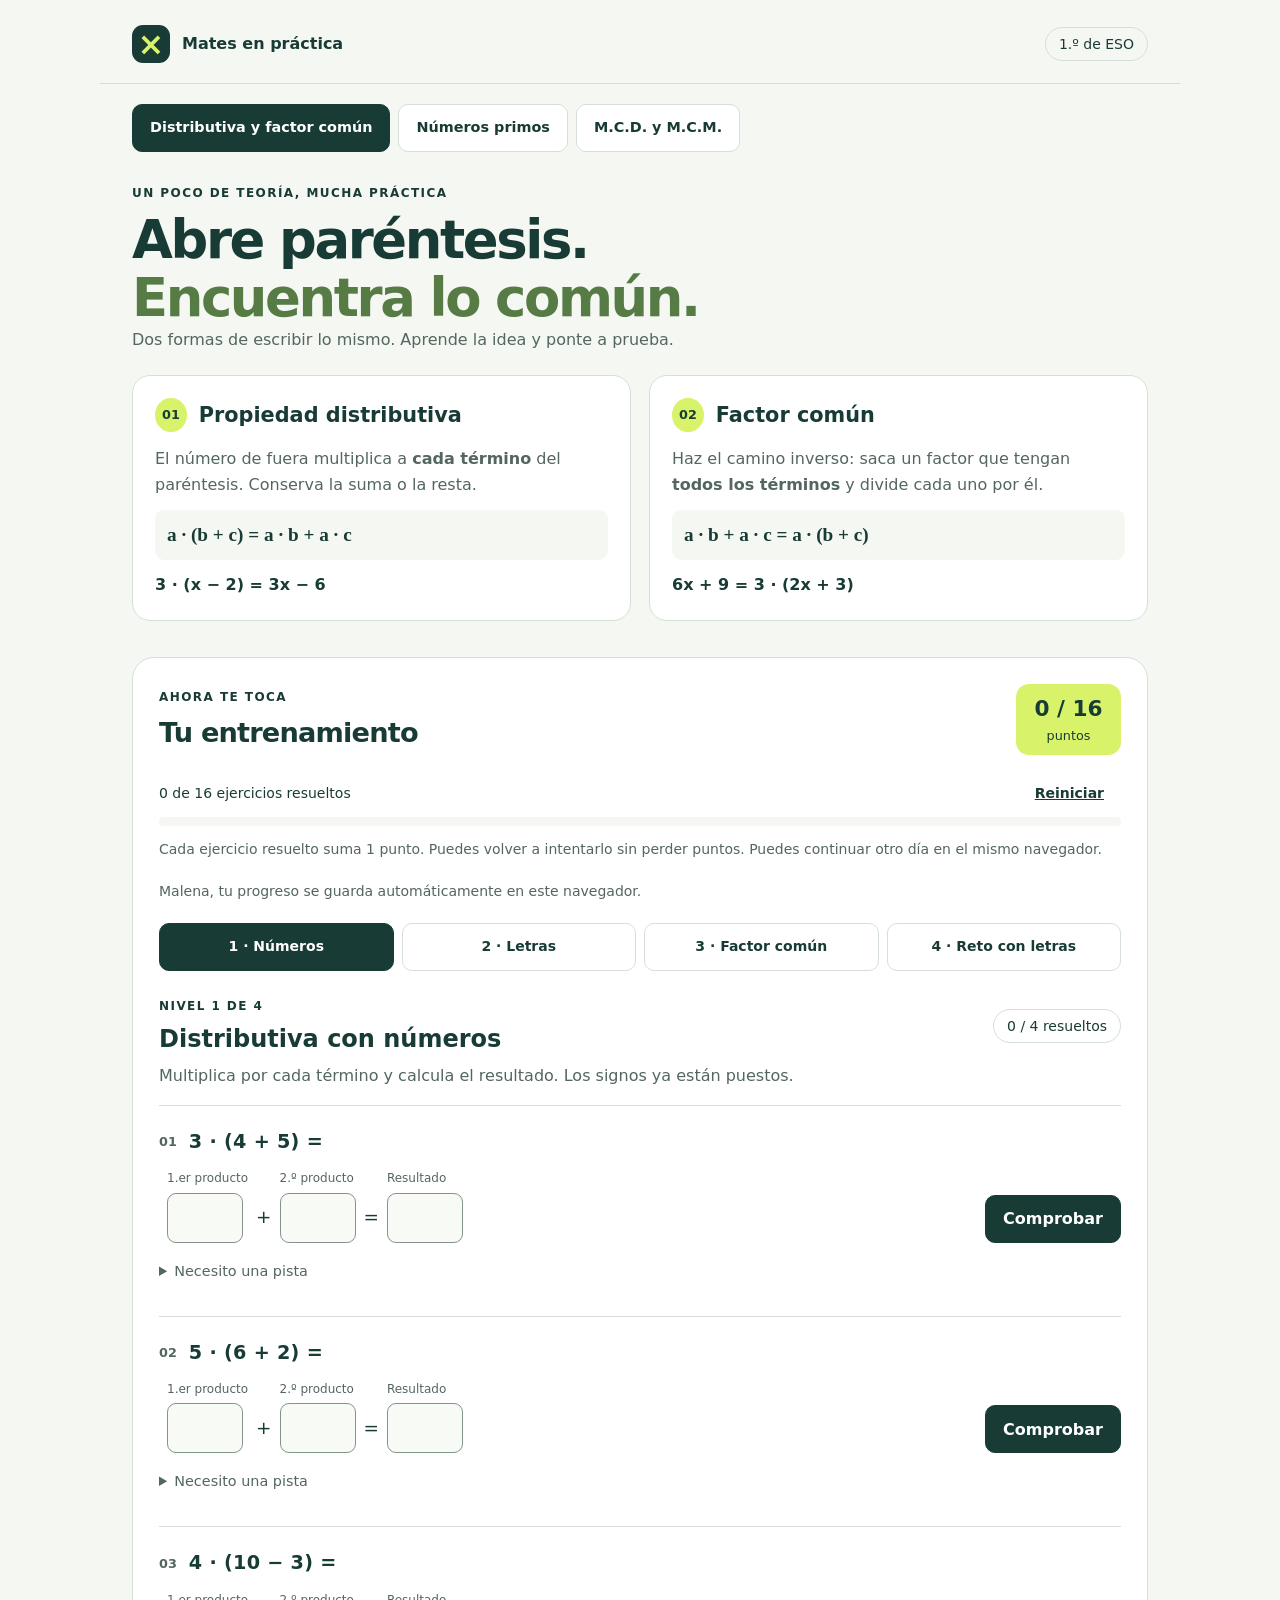
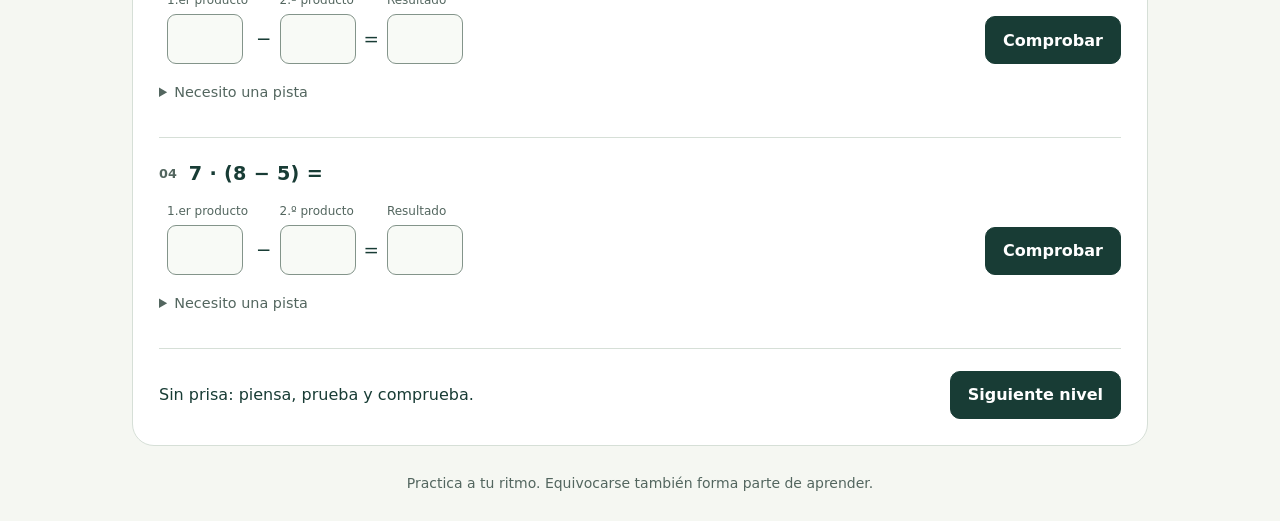
<file: index.html>
<!doctype html>
<html lang="es">
<head>
<meta charset="utf-8"><meta name="viewport" content="width=device-width, initial-scale=1">
<meta name="theme-color" content="#183c35"><meta name="description" content="Practica la propiedad distributiva y el factor común con 16 ejercicios interactivos para 1.º de ESO.">
<title>Mates en práctica · Distributiva y factor común</title>
<link rel="icon" href="data:image/svg+xml,%3Csvg xmlns='http://www.w3.org/2000/svg' viewBox='0 0 40 40'%3E%3Crect width='40' height='40' rx='10' fill='%23183c35'/%3E%3Ctext x='20' y='29' text-anchor='middle' font-size='30' fill='%23d8f36a'%3E×%3C/text%3E%3C/svg%3E">
<link rel="stylesheet" href="styles.css?v=3"><script src="app.js?v=2" defer></script>
</head>
<body>
<header><a class="brand" href="./"><span class="logo" aria-hidden="true">×</span> Mates en práctica</a><span class="tag">1.º de ESO</span></header>
<main>
<nav class="topic-nav" aria-label="Temas"><a href="./" aria-current="page">Distributiva y factor común</a><a href="primos.html">Números primos</a><a href="mcd-mcm.html">M.C.D. y M.C.M.</a></nav>
<section class="intro"><p class="eyebrow">UN POCO DE TEORÍA, MUCHA PRÁCTICA</p><h1>Abre paréntesis.<br><span>Encuentra lo común.</span></h1><p>Dos formas de escribir lo mismo. Aprende la idea y ponte a prueba.</p></section>
<section class="theory" aria-label="Teoría resumida">
<article><div class="card-title"><span class="number">01</span><h2>Propiedad distributiva</h2></div><p>El número de fuera multiplica a <strong>cada término</strong> del paréntesis. Conserva la suma o la resta.</p><div class="formula">a · (b + c) = a · b + a · c</div><p class="example">3 · (x − 2) = 3x − 6</p></article>
<article><div class="card-title"><span class="number">02</span><h2>Factor común</h2></div><p>Haz el camino inverso: saca un factor que tengan <strong>todos los términos</strong> y divide cada uno por él.</p><div class="formula">a · b + a · c = a · (b + c)</div><p class="example">6x + 9 = 3 · (2x + 3)</p></article>
</section>
<section class="practice" aria-labelledby="practice-title">
<div class="practice-heading"><div><p class="eyebrow">AHORA TE TOCA</p><h2 id="practice-title">Tu entrenamiento</h2></div><div class="score"><strong id="score">0 / 16</strong><span>puntos</span></div></div>
<div class="progress-caption"><span id="progress-text">0 de 16 ejercicios resueltos</span><button id="reset" class="text-button" type="button">Reiniciar</button></div><progress id="progress" max="16" value="0" aria-label="Ejercicios resueltos"></progress>
<p class="rules">Cada ejercicio resuelto suma 1 punto. Puedes volver a intentarlo sin perder puntos. Puedes continuar otro día en el mismo navegador.</p>
<p id="save-status" class="rules" role="status" aria-live="polite"></p>
<nav id="levels" aria-label="Niveles de ejercicios"></nav>
<div class="level-heading"><div><p class="eyebrow" id="level-counter"></p><h3 id="level-title" tabindex="-1"></h3></div><span id="level-done" class="tag"></span></div>
<p id="level-help"></p><div id="exercises"></div>
<div class="level-footer"><p id="encouragement" role="status"></p><button id="next" class="primary" type="button">Siguiente nivel</button></div>
</section>
<noscript><p>Activa JavaScript en tu navegador para responder y corregir los ejercicios.</p></noscript>
<footer>Practica a tu ritmo. Equivocarse también forma parte de aprender.</footer>
</main>
<dialog id="reset-dialog" aria-labelledby="reset-title"><h2 id="reset-title">¿Empezamos de nuevo?</h2><p>Se borrará el progreso guardado de Malena en este navegador: respuestas y puntos de los cuatro niveles.</p><div class="dialog-actions"><button id="cancel-reset" type="button">Seguir practicando</button><button id="confirm-reset" class="primary" type="button">Sí, reiniciar</button></div></dialog>
</body></html>
</file>
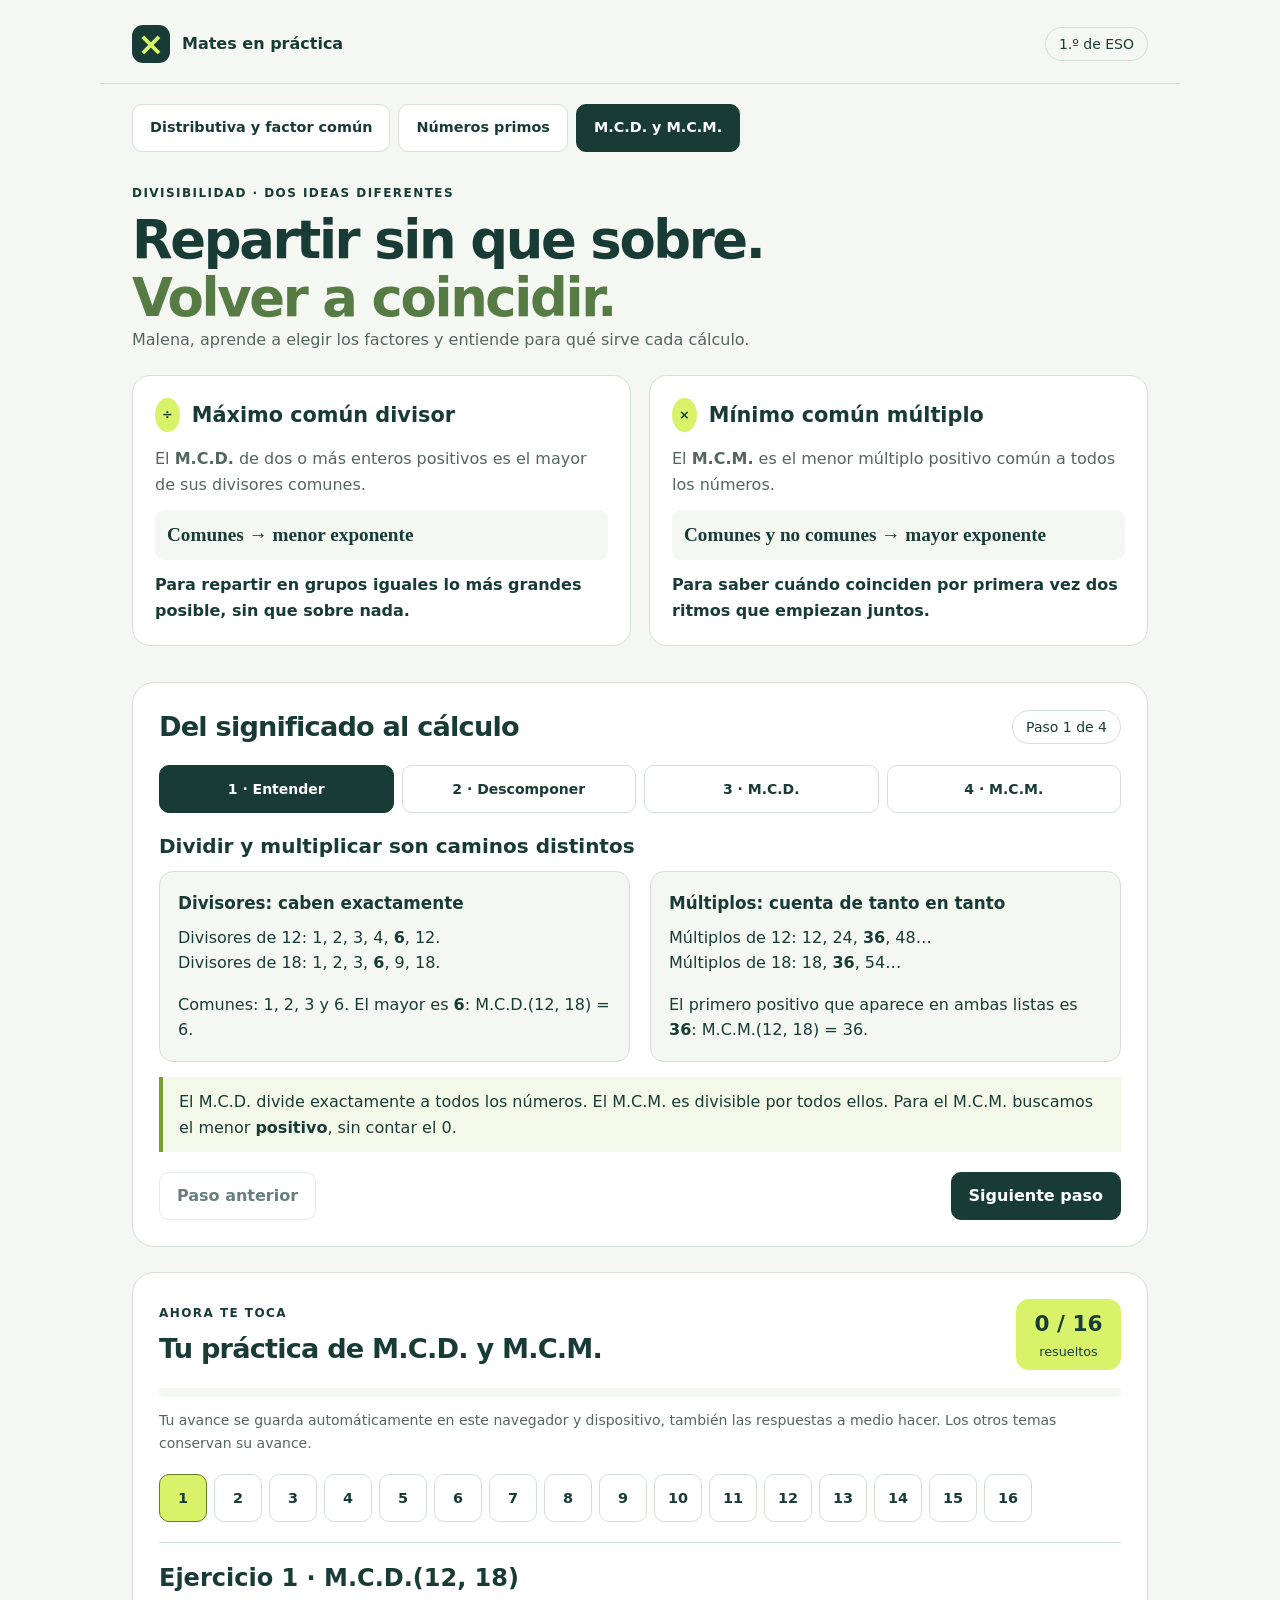
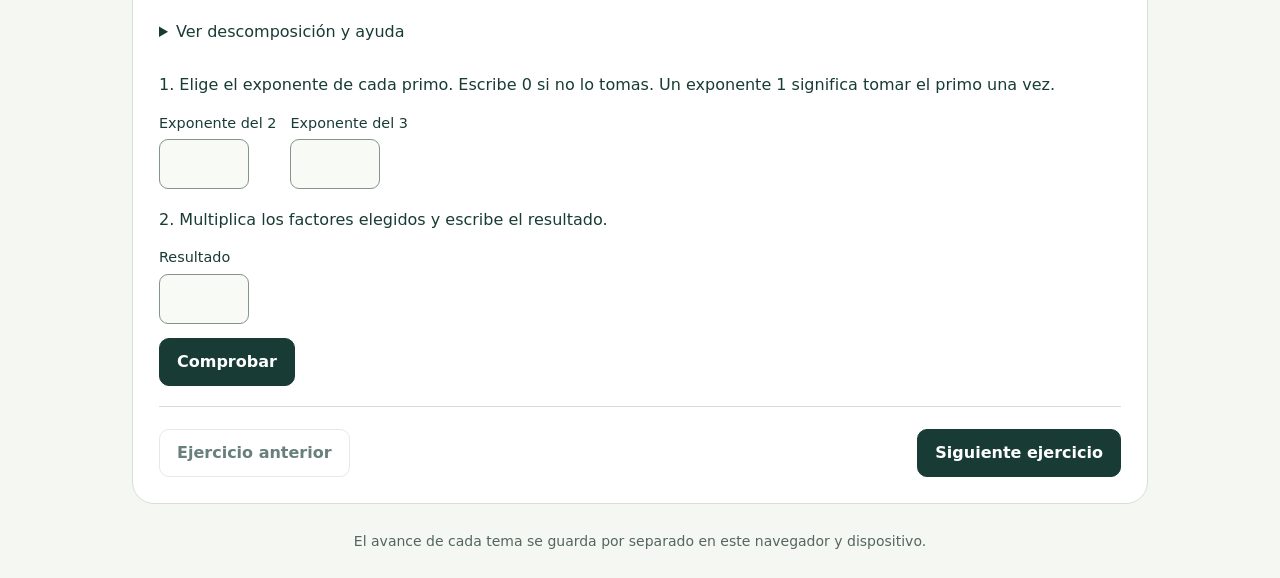
<file: mcd-mcm.html>
<!doctype html>
<html lang="es">
<head>
<meta charset="utf-8"><meta name="viewport" content="width=device-width, initial-scale=1">
<meta name="theme-color" content="#183c35"><meta name="description" content="Aprende máximo común divisor y mínimo común múltiplo paso a paso con ejercicios y progreso guardado.">
<title>Mates en práctica · M.C.D. y M.C.M.</title>
<link rel="icon" href="data:image/svg+xml,%3Csvg xmlns='http://www.w3.org/2000/svg' viewBox='0 0 40 40'%3E%3Crect width='40' height='40' rx='10' fill='%23183c35'/%3E%3Ctext x='20' y='29' text-anchor='middle' font-size='30' fill='%23d8f36a'%3E×%3C/text%3E%3C/svg%3E">
<link rel="stylesheet" href="styles.css?v=3"><script src="prime-math.js?v=1" defer></script><script src="common-math.js?v=1" defer></script><script src="common.js?v=1" defer></script>
</head>
<body>
<header><a class="brand" href="./"><span class="logo" aria-hidden="true">×</span> Mates en práctica</a><span class="tag">1.º de ESO</span></header>
<main>
<nav class="topic-nav" aria-label="Temas"><a href="./">Distributiva y factor común</a><a href="primos.html">Números primos</a><a href="mcd-mcm.html" aria-current="page">M.C.D. y M.C.M.</a></nav>
<section class="intro"><p class="eyebrow">DIVISIBILIDAD · DOS IDEAS DIFERENTES</p><h1>Repartir sin que sobre.<br><span>Volver a coincidir.</span></h1><p>Malena, aprende a elegir los factores y entiende para qué sirve cada cálculo.</p></section>
<section class="theory" aria-label="Definiciones"><article><div class="card-title"><span class="number">÷</span><h2>Máximo común divisor</h2></div><p>El <strong>M.C.D.</strong> de dos o más enteros positivos es el mayor de sus divisores comunes.</p><div class="formula">Comunes → menor exponente</div><p class="example">Para repartir en grupos iguales lo más grandes posible, sin que sobre nada.</p></article><article><div class="card-title"><span class="number">×</span><h2>Mínimo común múltiplo</h2></div><p>El <strong>M.C.M.</strong> es el menor múltiplo positivo común a todos los números.</p><div class="formula">Comunes y no comunes → mayor exponente</div><p class="example">Para saber cuándo coinciden por primera vez dos ritmos que empiezan juntos.</p></article></section>
<section class="practice lesson" aria-labelledby="guide-title"><div class="practice-heading"><h2 id="guide-title">Del significado al cálculo</h2><span class="tag" id="step-count"></span></div><nav id="guide-tabs" class="lesson-tabs" aria-label="Pasos de la explicación"></nav><div id="guide"></div><div class="lesson-actions"><button id="guide-prev" type="button">Paso anterior</button><button id="guide-next" class="primary" type="button">Siguiente paso</button></div></section>
<section class="practice prime-practice" aria-labelledby="training-title"><div class="practice-heading"><div><p class="eyebrow">AHORA TE TOCA</p><h2 id="training-title">Tu práctica de M.C.D. y M.C.M.</h2></div><div class="score"><strong id="common-score"></strong><span>resueltos</span></div></div><progress id="common-progress" max="16" value="0" aria-label="Ejercicios resueltos"></progress><p id="common-save" class="rules" role="status"></p><nav id="common-questions" class="question-nav" aria-label="Ejercicios"></nav><div id="common-exercise"></div><div class="level-footer"><button id="common-prev" type="button">Ejercicio anterior</button><button id="common-next" class="primary" type="button">Siguiente ejercicio</button></div></section>
<noscript><p>Activa JavaScript para ver las explicaciones y practicar.</p></noscript><footer>El avance de cada tema se guarda por separado en este navegador y dispositivo.</footer></main></body></html>
</file>
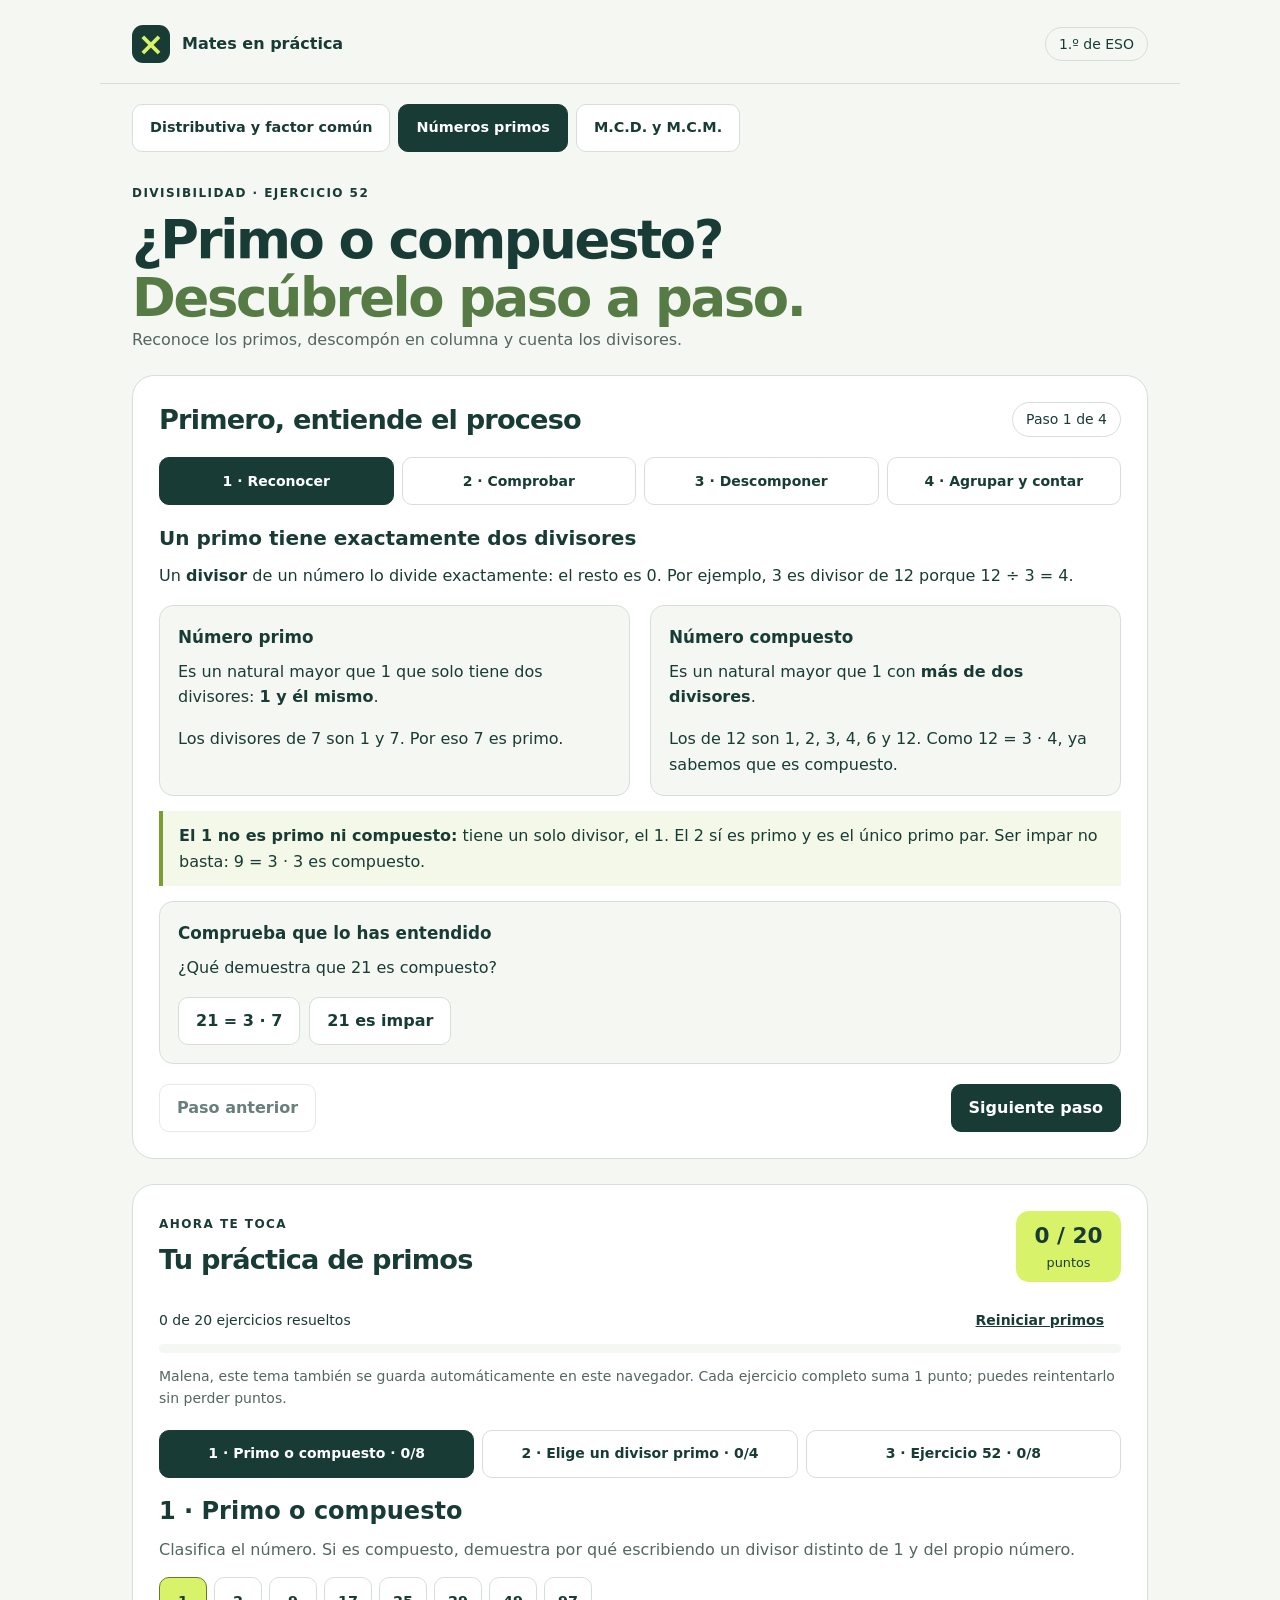
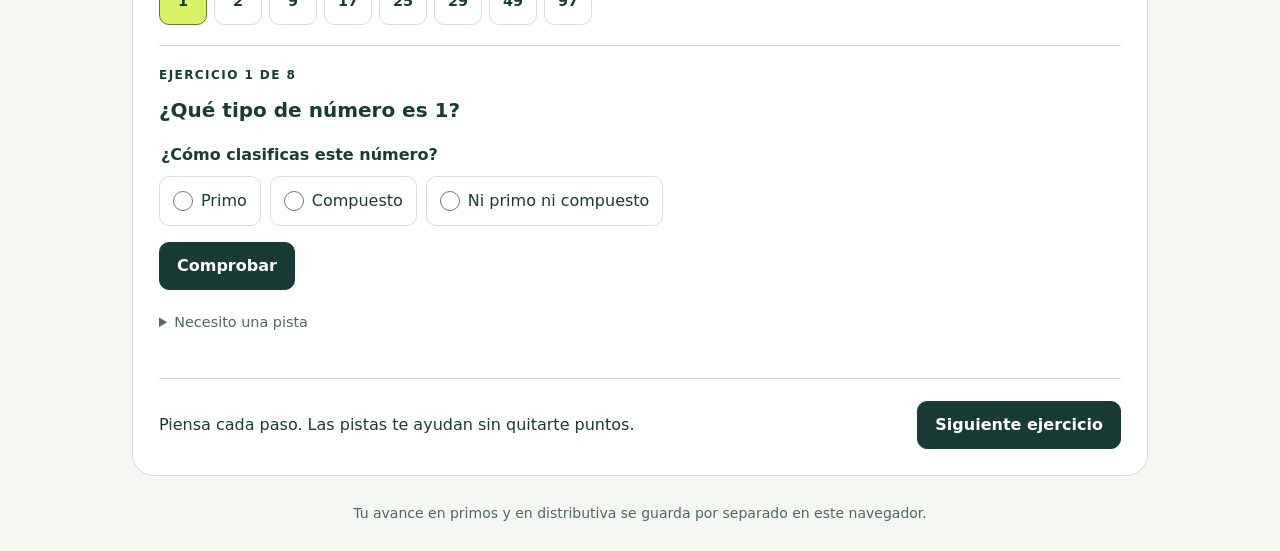
<file: primos.html>
<!doctype html>
<html lang="es">
<head>
<meta charset="utf-8"><meta name="viewport" content="width=device-width, initial-scale=1">
<meta name="theme-color" content="#183c35"><meta name="description" content="Aprende a distinguir números primos y compuestos y a descomponer en factores primos con divisiones sucesivas. Ejercicio 52 de 1.º de ESO.">
<title>Mates en práctica · Números primos</title>
<link rel="icon" href="data:image/svg+xml,%3Csvg xmlns='http://www.w3.org/2000/svg' viewBox='0 0 40 40'%3E%3Crect width='40' height='40' rx='10' fill='%23183c35'/%3E%3Ctext x='20' y='29' text-anchor='middle' font-size='30' fill='%23d8f36a'%3E×%3C/text%3E%3C/svg%3E">
<link rel="stylesheet" href="styles.css?v=3"><script src="prime-math.js?v=1" defer></script><script src="primes.js?v=1" defer></script>
</head>
<body>
<header><a class="brand" href="./"><span class="logo" aria-hidden="true">×</span> Mates en práctica</a><span class="tag">1.º de ESO</span></header>
<main>
<nav class="topic-nav" aria-label="Temas"><a href="./">Distributiva y factor común</a><a href="primos.html" aria-current="page">Números primos</a><a href="mcd-mcm.html">M.C.D. y M.C.M.</a></nav>
<section class="intro"><p class="eyebrow">DIVISIBILIDAD · EJERCICIO 52</p><h1>¿Primo o compuesto?<br><span>Descúbrelo paso a paso.</span></h1><p>Reconoce los primos, descompón en columna y cuenta los divisores.</p></section>
<section class="practice lesson" aria-labelledby="learn-title">
<div class="practice-heading"><h2 id="learn-title">Primero, entiende el proceso</h2><span class="tag" id="lesson-counter">Paso 1 de 4</span></div>
<nav id="lesson-tabs" class="lesson-tabs" aria-label="Pasos de la explicación"></nav>
<div id="lesson-content"></div>
<div class="lesson-actions"><button id="lesson-prev" type="button">Paso anterior</button><button id="lesson-next" class="primary" type="button">Siguiente paso</button></div>
</section>
<section class="practice prime-practice" aria-labelledby="prime-practice-title">
<div class="practice-heading"><div><p class="eyebrow">AHORA TE TOCA</p><h2 id="prime-practice-title">Tu práctica de primos</h2></div><div class="score"><strong id="prime-score">0 / 20</strong><span>puntos</span></div></div>
<div class="progress-caption"><span id="prime-progress-text">0 de 20 ejercicios resueltos</span><button id="prime-reset" class="text-button" type="button">Reiniciar primos</button></div>
<progress id="prime-progress" max="20" value="0" aria-label="Ejercicios de primos resueltos"></progress>
<p class="rules" id="prime-save-status" role="status"></p>
<nav id="prime-levels" class="prime-levels" aria-label="Niveles de primos"></nav>
<h3 id="prime-level-title" tabindex="-1"></h3><p id="prime-level-help" class="level-help"></p>
<nav id="prime-questions" class="question-nav" aria-label="Ejercicios del nivel"></nav>
<div id="prime-exercise"></div>
<div class="level-footer"><p id="prime-encouragement" role="status"></p><button id="prime-next" class="primary" type="button">Siguiente ejercicio</button></div>
</section>
<noscript><p>Activa JavaScript para ver los pasos y corregir los ejercicios.</p></noscript>
<footer>Tu avance en primos y en distributiva se guarda por separado en este navegador.</footer>
</main>
<dialog id="prime-reset-dialog" aria-labelledby="prime-reset-title"><h2 id="prime-reset-title">¿Reiniciar números primos?</h2><p>Se borrarán las respuestas y los puntos de este tema en este navegador. El progreso de distributiva y factor común se conserva.</p><div class="dialog-actions"><button id="prime-cancel-reset" type="button">Seguir practicando</button><button id="prime-confirm-reset" type="button" class="primary">Sí, reiniciar primos</button></div></dialog>
</body>
</html>
</file>
<file: styles.css>
:root{color-scheme:light;--ink:#183c35;--muted:#53665f;--paper:#f5f7f2;--lime:#d8f36a;--line:#d6dfd7;--white:#fff;--error:#95371e}*{box-sizing:border-box}body{margin:0;background:var(--paper);color:var(--ink);font:16px/1.6 system-ui,-apple-system,BlinkMacSystemFont,"Segoe UI",sans-serif}header,main{max-width:1080px;margin:auto;padding:0 32px}header{display:flex;align-items:center;justify-content:space-between;padding-top:25px;padding-bottom:20px;border-bottom:1px solid var(--line)}.brand{color:var(--ink);font-weight:750;text-decoration:none;display:flex;gap:12px;align-items:center}.logo{display:grid;place-items:center;background:var(--ink);color:var(--lime);width:38px;height:38px;border-radius:11px;font-size:32px;line-height:1}.tag{border:1px solid var(--line);border-radius:30px;padding:5px 13px;font-size:.875rem;white-space:nowrap}.intro{padding:32px 0 22px}.eyebrow{font-size:.75rem;font-weight:800;letter-spacing:.12em;margin:0 0 8px}h1{font-size:clamp(2rem,4.5vw,3.3rem);line-height:1.1;letter-spacing:-.045em;margin:0}h1 span{color:#567b44}.intro>p:last-child{margin-bottom:0;color:var(--muted)}h2,h3,p{margin-top:0}h2{font-size:1.3rem;line-height:1.3;margin-bottom:0}h3{font-size:1.5rem;line-height:1.3;margin-bottom:0}.theory{display:grid;grid-template-columns:1fr 1fr;gap:18px;margin-bottom:36px}.theory article{border:1px solid var(--line);border-radius:18px;padding:22px;background:var(--white)}.card-title{display:flex;align-items:center;gap:12px;margin-bottom:14px}.number{font-size:.8rem;font-weight:800;background:var(--lime);border-radius:50%;padding:7px}.theory p{color:var(--muted);margin-bottom:12px}.formula{font-family:Georgia,serif;font-size:1.2rem;font-weight:bold;background:var(--paper);border-radius:9px;padding:10px 12px}.theory .example{margin:12px 0 0;color:var(--ink);font-weight:650}.practice{background:white;border:1px solid var(--line);border-radius:22px;padding:26px}.practice-heading,.progress-caption,.level-heading,.level-footer{display:flex;align-items:center;justify-content:space-between;gap:16px}.practice-heading h2{font-size:1.7rem;letter-spacing:-.03em}.score{background:var(--lime);border-radius:13px;padding:8px 18px;display:flex;flex-direction:column;text-align:center;min-width:105px}.score strong{font-size:1.35rem}.score span{font-size:.8rem}.progress-caption{margin-top:14px;font-size:.875rem}progress{width:100%;height:9px;display:block;border:0;border-radius:10px;overflow:hidden;background:var(--paper)}progress::-webkit-progress-bar{background:var(--paper)}progress::-webkit-progress-value{background:var(--ink)}progress::-moz-progress-bar{background:var(--ink)}button{font:inherit;font-weight:650;min-height:48px;border:1px solid var(--line);border-radius:10px;padding:10px 17px;cursor:pointer;background:white;color:var(--ink);touch-action:manipulation}button:hover{background:#eef3e6}button:disabled{opacity:.65;cursor:default}.text-button{border:0;background:transparent;text-decoration:underline;font-size:.875rem}.rules{font-size:.875rem;color:var(--muted);margin:12px 0 20px}nav{display:grid;grid-template-columns:repeat(4,1fr);gap:8px;margin-bottom:26px}nav button{font-size:.875rem;padding:10px 5px}nav button[aria-current="step"]{background:var(--ink);color:white;border-color:var(--ink)}.level-heading{margin-bottom:8px}#level-help{color:var(--muted)}.exercise{border-top:1px solid var(--line);padding:21px 0}.exercise-top{display:flex;align-items:center;gap:12px;margin-bottom:12px}.exercise-index{font-size:.8rem;color:var(--muted);font-weight:650}.expression{font-size:1.2rem;font-weight:750;letter-spacing:.015em}.answer-row{display:flex;align-items:center;gap:10px;flex-wrap:wrap}.equation{display:flex;align-items:center;gap:8px;flex-wrap:wrap;font-size:1.15rem}.field{display:flex;flex-direction:column;gap:4px}.field-label{font-size:.75rem;color:var(--muted)}input{font:inherit;font-weight:650;color:var(--ink);background:#f8faf6;border:1.5px solid #83948a;border-radius:9px;width:76px;min-height:50px;padding:8px;text-align:center}input:disabled{opacity:1;background:#eef7da;color:var(--ink);border-color:#689046;-webkit-text-fill-color:var(--ink)}input[aria-invalid="true"]{border-color:var(--error)}.math-symbol{padding-top:22px}.check{margin-left:auto;align-self:flex-end}.primary{background:var(--ink);color:white;border-color:var(--ink)}.primary:hover{background:#2d594d}.feedback{margin:12px 0 0;font-size:.95rem;border-radius:9px;padding:10px 13px}.feedback:empty{display:none}.feedback.error{background:#fff0e8;color:var(--error)}.feedback.success{background:#edf6db;color:#2c561f}.hint{margin-top:8px;font-size:.9rem;color:var(--muted)}summary{cursor:pointer;min-height:44px;display:list-item;padding-top:9px}details p{margin:5px 0 0}.level-footer{border-top:1px solid var(--line);padding-top:22px}.level-footer p{margin:0;max-width:65%}footer{text-align:center;color:var(--muted);padding:26px 0;font-size:.875rem}:focus-visible{outline:3px solid #4d62d0;outline-offset:4px}dialog{border:1px solid var(--line);border-radius:18px;max-width:440px;width:calc(100% - 32px);padding:25px;color:var(--ink)}dialog p{margin:16px 0}dialog::backdrop{background:#102b2566}.dialog-actions{display:flex;gap:10px;flex-wrap:wrap}@media(max-width:650px){header,main{padding-left:18px;padding-right:18px}.intro{padding-top:25px}.theory{grid-template-columns:1fr;gap:12px;margin-bottom:24px}.theory article{padding:18px}.practice{padding:19px 15px}.practice-heading h2{font-size:1.4rem}nav{grid-template-columns:1fr 1fr}.level-heading{align-items:flex-start}.level-heading .tag{font-size:.75rem;padding:5px 8px}input{width:64px}.check{margin-left:0}.answer-row{gap:15px}.level-footer{align-items:flex-start;flex-direction:column}.level-footer p{max-width:100%}.formula{font-size:1.05rem}.brand{font-size:.9rem}}@media(prefers-reduced-motion:no-preference){button{transition:background .15s}}

/* Temas y práctica de números primos. */
[hidden]{display:none!important}.topic-nav{display:flex;gap:8px;flex-wrap:wrap;margin:20px 0 0}.topic-nav a{display:flex;align-items:center;min-height:48px;color:var(--ink);text-decoration:none;padding:10px 17px;border-radius:10px;border:1px solid var(--line);background:white;font-size:.9rem;font-weight:700}.topic-nav a[aria-current="page"]{background:var(--ink);color:white;border-color:var(--ink)}.lesson{margin-bottom:25px}.lesson-tabs{margin:20px 0;gap:8px}.lesson-tabs button[aria-current="step"]{background:var(--ink);color:white}.lesson-content-title{font-size:1.25rem;margin:0 0 12px}.lesson-grid{display:grid;grid-template-columns:1fr 1fr;gap:20px}.lesson-box{background:var(--paper);border:1px solid var(--line);border-radius:14px;padding:18px}.lesson-box h4{font-size:1.05rem;margin:0 0 8px}.lesson-box p:last-child{margin-bottom:0}.lesson strong{font-weight:750}.lesson ol{padding-left:24px}.lesson li{margin-bottom:9px}.lesson-actions{display:flex;justify-content:space-between;gap:10px;margin-top:20px}.key-idea{border-left:4px solid #7b9d32;background:#f4f8e9;padding:12px 16px;margin:15px 0}.mini-table{width:100%;border-collapse:collapse;font-size:.95rem}.mini-table th,.mini-table td{padding:8px;text-align:left;border-bottom:1px solid var(--line)}.mini-table caption{text-align:left;font-weight:700;margin-bottom:8px}.math-line{font-size:1.2rem;font-weight:700;overflow-wrap:anywhere}.lesson .math-line{margin:12px 0}.ladder-example{border-collapse:collapse;font-size:1.15rem;min-width:150px;margin:14px 0}.ladder-example td{padding:3px 14px;text-align:right}.ladder-example td+td{border-left:2px solid var(--ink);color:#526e22;text-align:left}.prime-levels{grid-template-columns:repeat(3,1fr);margin-top:18px;margin-bottom:18px}.level-help{color:var(--muted);margin:10px 0 15px}.question-nav{display:flex;flex-wrap:wrap;gap:7px;margin-bottom:20px}.question-nav button{min-width:48px;padding:8px 12px;font-size:.9rem}.question-nav button[aria-current="step"]{background:var(--lime);border-color:#647d23;color:var(--ink)}#prime-exercise{border-top:1px solid var(--line);padding:20px 0}#prime-exercise h4{margin:0 0 12px;font-size:1.25rem}#prime-exercise h5{font-size:1.05rem;margin:16px 0 12px}.choice-group{border:0;padding:0;margin:16px 0}.choice-group legend{font-weight:650;margin-bottom:9px}.choices{display:flex;flex-wrap:wrap;gap:9px}.choice{display:flex;align-items:center;gap:8px;padding:10px 13px;min-height:50px;border:1px solid var(--line);border-radius:10px;cursor:pointer}.choice:has(input:checked){border-color:var(--ink);background:var(--paper)}.choice input{width:20px;min-height:20px;height:20px;margin:0;accent-color:var(--ink)}.prime-fields{display:flex;gap:14px;align-items:flex-end;flex-wrap:wrap;margin:14px 0}.prime-fields label{display:flex;flex-direction:column;gap:4px;font-size:.9rem}.prime-fields input{width:90px}.prime-practice form{margin:0}.prime-practice .check{margin-left:0}.prime-feedback{margin-bottom:16px}.prime-practice details{margin:12px 0}.prime-practice details p{color:var(--muted)}.factor-layout{display:grid;grid-template-columns:minmax(140px,180px) 1fr;gap:24px}.working-ladder{width:100%;border-collapse:collapse;font-size:1.25rem;align-self:start}.working-ladder caption{font-size:.8rem;color:var(--muted);text-align:left;margin-bottom:8px}.working-ladder td{padding:3px 12px;text-align:right}.working-ladder td+td{border-left:2px solid var(--ink);text-align:left;width:45%;color:#526e22}.working-ladder tr:last-child td:first-child{font-weight:800}.factor-work p{margin-bottom:10px}.power-fields{display:flex;flex-wrap:wrap;gap:12px;margin:15px 0}.power-field{display:flex;align-items:center;gap:7px;font-size:1.2rem}.power-field label{display:flex;flex-direction:column;gap:3px;font-size:.8rem}.power-field input{width:65px;min-height:46px}.factor-summary{background:var(--paper);border-radius:12px;padding:15px;margin-top:15px}.stage-result{font-size:.9rem;color:var(--muted)}.prime-practice .feedback{overflow-wrap:anywhere}.source-note{font-size:.85rem;color:var(--muted)}
@media(max-width:650px){.lesson-grid{grid-template-columns:1fr;gap:13px}.lesson-tabs{grid-template-columns:1fr 1fr}.prime-levels{grid-template-columns:1fr}.prime-levels button{text-align:left;padding:10px 13px}.factor-layout{grid-template-columns:1fr;gap:15px}.working-ladder{width:155px}.lesson .practice-heading{align-items:flex-start;flex-wrap:wrap}.mini-table{font-size:.875rem}.mini-table th,.mini-table td{padding:7px 4px}.topic-nav a{padding:10px 12px;font-size:.875rem}.power-fields{gap:10px}}

/* M.C.D. y M.C.M. */
.common-scroll{overflow-x:auto;margin:16px 0}.common-scroll .mini-table{min-width:340px}#common-exercise{border-top:1px solid var(--line);padding:20px 0}#common-exercise h3{margin-bottom:16px}#common-exercise form>p{margin:18px 0 10px}#common-exercise select{font:inherit;min-height:48px;max-width:100%;padding:8px;border:1px solid #83948a;border-radius:9px;color:var(--ink);background:white}#common-exercise .prime-fields label{max-width:100%}#common-progress{margin-top:18px}#common-questions{margin-bottom:20px}.ladder-example caption{font-size:.8rem;text-align:left;color:var(--muted)}
</file>
